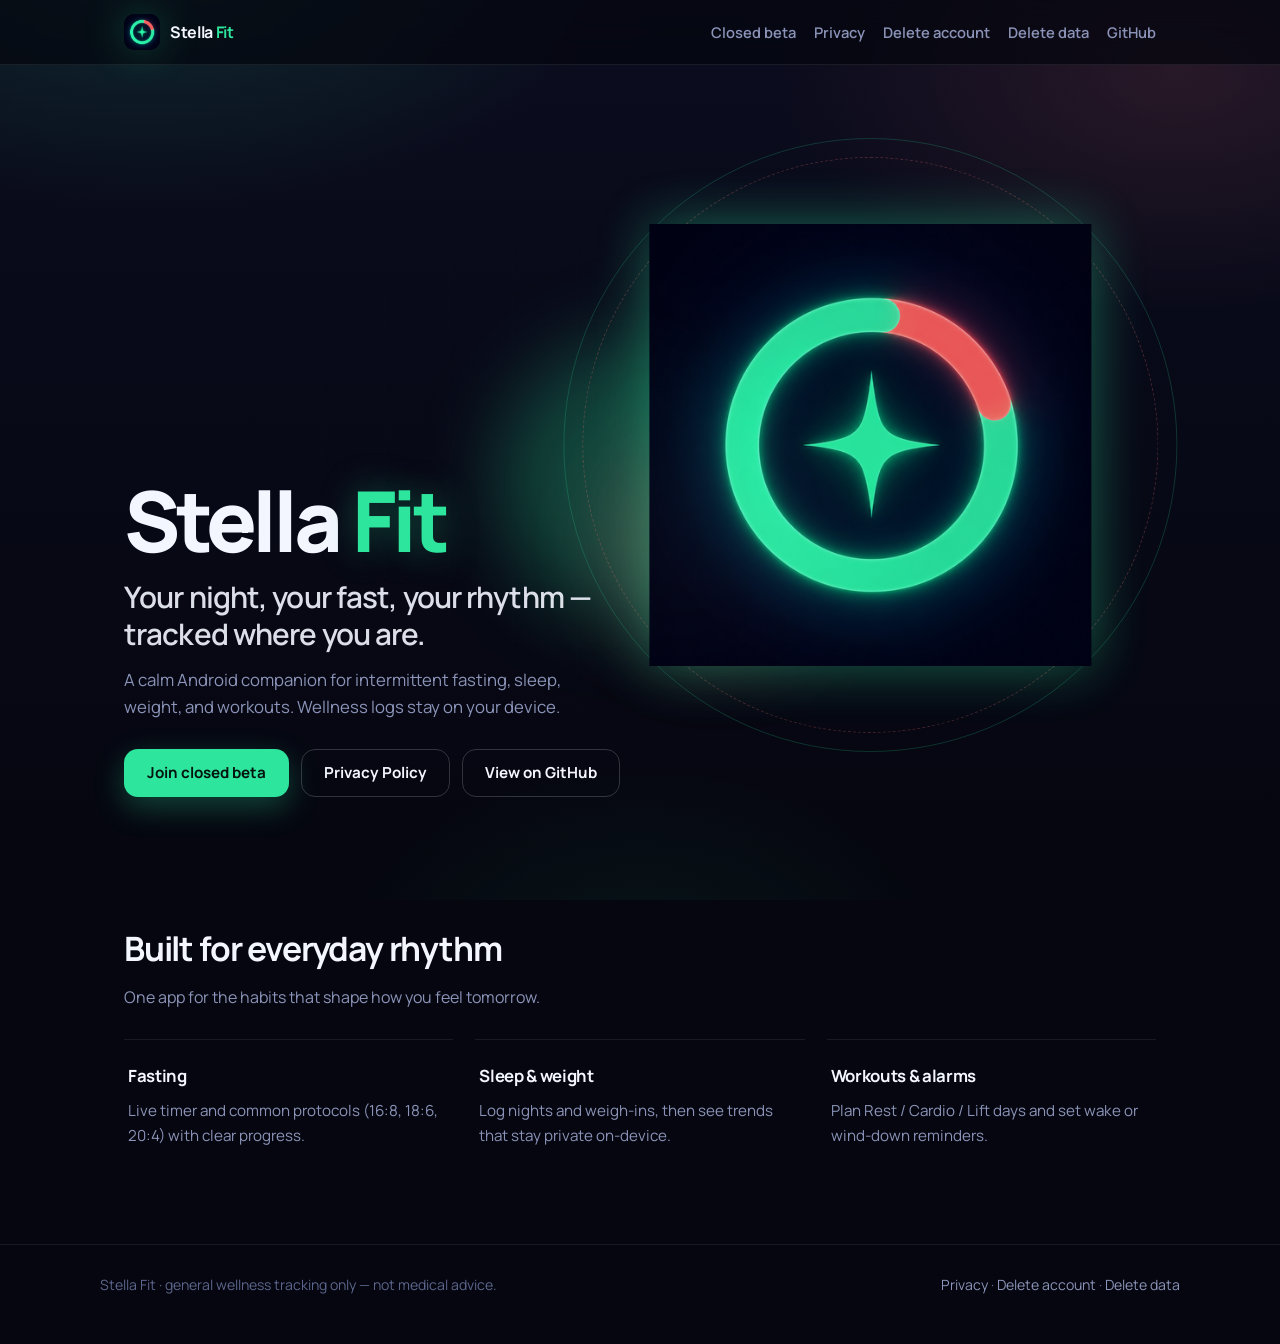
<file: docs/index.html>
<!DOCTYPE html>
<html lang="en">
<head>
  <meta charset="utf-8" />
  <meta name="viewport" content="width=device-width, initial-scale=1" />
  <title>Stella Fit — Fasting, sleep, and workouts</title>
  <meta name="description" content="Stella Fit tracks fasting, sleep, weight, and workouts on your device — a calm wellness companion with mint-forward design." />
  <link rel="icon" href="./assets/icon.png" />
  <link rel="preconnect" href="https://fonts.googleapis.com" />
  <link rel="preconnect" href="https://fonts.gstatic.com" crossorigin />
  <link href="https://fonts.googleapis.com/css2?family=Manrope:wght@500;600;700;800&display=swap" rel="stylesheet" />
  <link rel="stylesheet" href="./assets/site.css" />
</head>
<body>
  <header class="site-nav">
    <div class="site-nav__inner">
      <a class="brand" href="./">
        <img class="brand__mark" src="./assets/icon.png" width="36" height="36" alt="" />
        <span class="brand__name">Stella <span>Fit</span></span>
      </a>
      <nav class="nav-links" aria-label="Site">
        <a href="./beta/">Closed beta</a>
        <a href="./privacy/">Privacy</a>
        <a href="./delete-account/">Delete account</a>
        <a href="./delete-data/">Delete data</a>
        <a href="https://github.com/ilda-cornolius/RestFit">GitHub</a>
      </nav>
    </div>
  </header>

  <section class="hero">
    <div class="hero__visual" aria-hidden="true">
      <div class="orb orb--mint"></div>
      <div class="orb orb--coral"></div>
      <div class="mark-stage">
        <div class="ring"></div>
        <img src="./assets/icon.png" width="512" height="512" alt="" />
      </div>
    </div>

    <div class="hero__copy">
      <div class="hero__copy-inner">
        <h1 class="hero__brand">Stella <span>Fit</span></h1>
        <p class="hero__title">Your night, your fast, your rhythm — tracked where you are.</p>
        <p class="hero__lede">
          A calm Android companion for intermittent fasting, sleep, weight, and workouts.
          Wellness logs stay on your device.
        </p>
        <div class="cta-row">
          <a class="btn btn--mint" href="./beta/">Join closed beta</a>
          <a class="btn btn--ghost" href="./privacy/">Privacy Policy</a>
          <a class="btn btn--ghost" href="https://github.com/ilda-cornolius/RestFit">View on GitHub</a>
        </div>
      </div>
    </div>
  </section>

  <section class="section">
    <div class="section__head">
      <h2>Built for everyday rhythm</h2>
      <p>One app for the habits that shape how you feel tomorrow.</p>
    </div>
    <ul class="feature-list">
      <li>
        <h3>Fasting</h3>
        <p>Live timer and common protocols (16:8, 18:6, 20:4) with clear progress.</p>
      </li>
      <li>
        <h3>Sleep &amp; weight</h3>
        <p>Log nights and weigh-ins, then see trends that stay private on-device.</p>
      </li>
      <li>
        <h3>Workouts &amp; alarms</h3>
        <p>Plan Rest / Cardio / Lift days and set wake or wind-down reminders.</p>
      </li>
    </ul>
  </section>

  <footer class="site-footer">
    <div class="site-footer__inner">
      <span>Stella Fit · general wellness tracking only — not medical advice.</span>
      <span>
        <a href="./privacy/">Privacy</a> ·
        <a href="./delete-account/">Delete account</a> ·
        <a href="./delete-data/">Delete data</a>
      </span>
    </div>
  </footer>
</body>
</html>
</file>
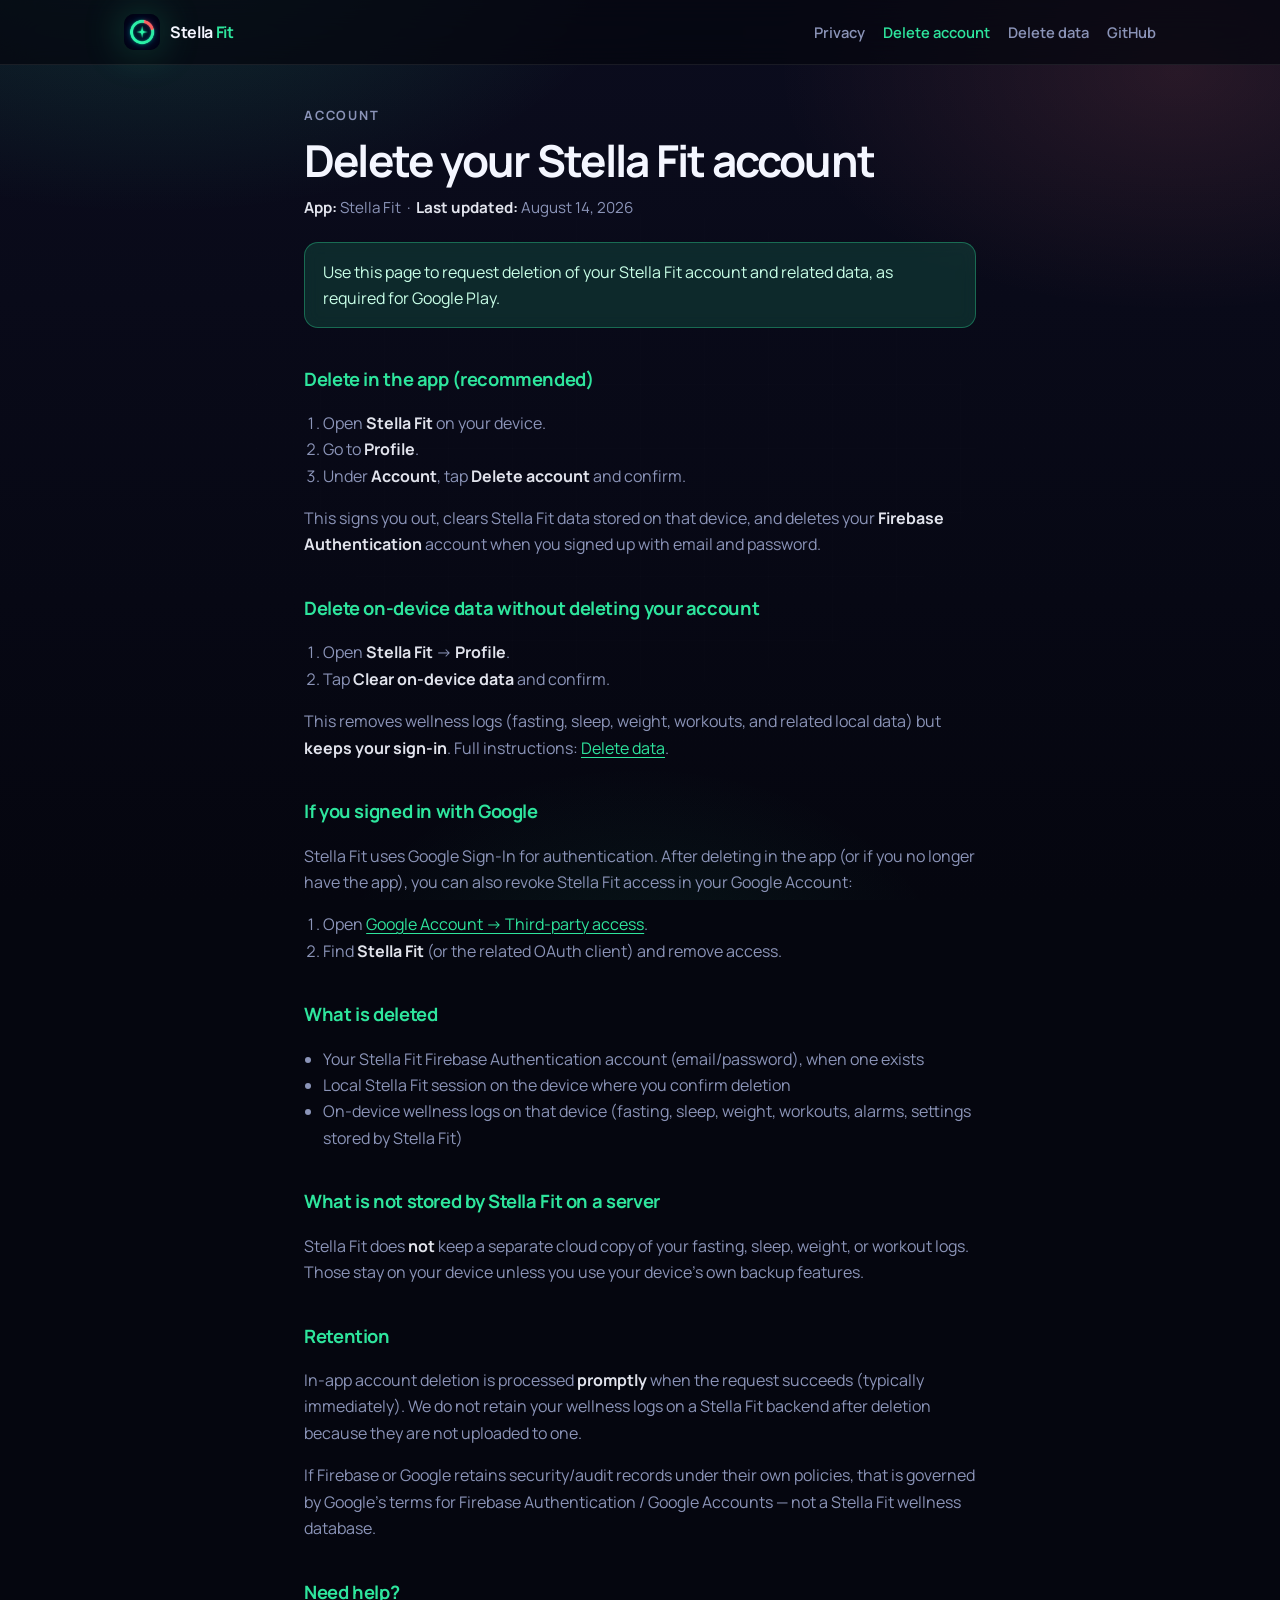
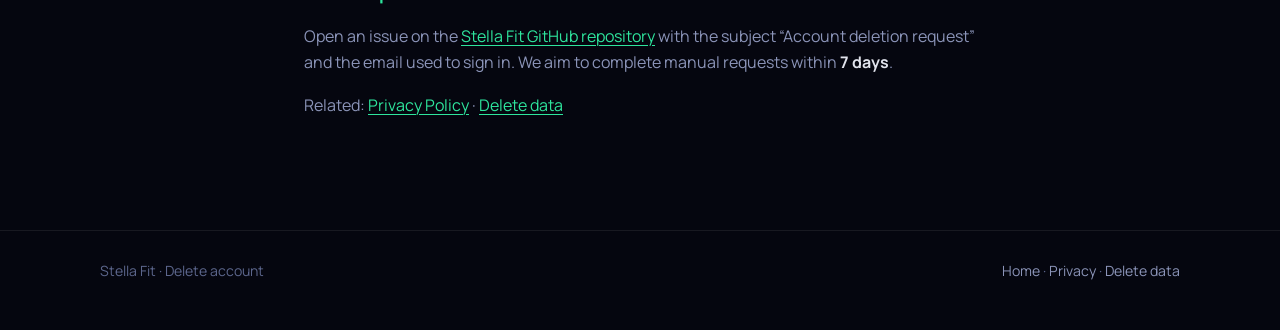
<file: docs/delete-account/index.html>
<!DOCTYPE html>
<html lang="en">
<head>
  <meta charset="utf-8" />
  <meta name="viewport" content="width=device-width, initial-scale=1" />
  <title>Stella Fit — Delete account</title>
  <meta name="description" content="How to delete your Stella Fit account and related data." />
  <link rel="icon" href="../assets/icon.png" />
  <link rel="preconnect" href="https://fonts.googleapis.com" />
  <link rel="preconnect" href="https://fonts.gstatic.com" crossorigin />
  <link href="https://fonts.googleapis.com/css2?family=Manrope:wght@500;600;700;800&display=swap" rel="stylesheet" />
  <link rel="stylesheet" href="../assets/site.css" />
</head>
<body>
  <header class="site-nav">
    <div class="site-nav__inner">
      <a class="brand" href="../">
        <img class="brand__mark" src="../assets/icon.png" width="36" height="36" alt="" />
        <span class="brand__name">Stella <span>Fit</span></span>
      </a>
      <nav class="nav-links" aria-label="Site">
        <a href="../privacy/">Privacy</a>
        <a href="../delete-account/" aria-current="page">Delete account</a>
        <a href="../delete-data/">Delete data</a>
        <a href="https://github.com/ilda-cornolius/RestFit">GitHub</a>
      </nav>
    </div>
  </header>

  <main class="page">
    <p class="page__kicker">Account</p>
    <h1>Delete your Stella Fit account</h1>
    <p class="meta"><strong>App:</strong> Stella Fit &nbsp;·&nbsp; <strong>Last updated:</strong> August 14, 2026</p>
    <div class="callout">
      Use this page to request deletion of your Stella Fit account and related data, as required for Google Play.
    </div>

    <h2>Delete in the app (recommended)</h2>
    <ol>
      <li>Open <strong>Stella Fit</strong> on your device.</li>
      <li>Go to <strong>Profile</strong>.</li>
      <li>Under <strong>Account</strong>, tap <strong>Delete account</strong> and confirm.</li>
    </ol>
    <p>
      This signs you out, clears Stella Fit data stored on that device, and deletes your
      <strong>Firebase Authentication</strong> account when you signed up with email and password.
    </p>

    <h2>Delete on-device data without deleting your account</h2>
    <ol>
      <li>Open <strong>Stella Fit</strong> → <strong>Profile</strong>.</li>
      <li>Tap <strong>Clear on-device data</strong> and confirm.</li>
    </ol>
    <p>
      This removes wellness logs (fasting, sleep, weight, workouts, and related local data) but
      <strong>keeps your sign-in</strong>. Full instructions:
      <a href="../delete-data/">Delete data</a>.
    </p>

    <h2>If you signed in with Google</h2>
    <p>
      Stella Fit uses Google Sign-In for authentication. After deleting in the app (or if you no longer
      have the app), you can also revoke Stella Fit access in your Google Account:
    </p>
    <ol>
      <li>Open <a href="https://myaccount.google.com/permissions">Google Account → Third-party access</a>.</li>
      <li>Find <strong>Stella Fit</strong> (or the related OAuth client) and remove access.</li>
    </ol>

    <h2>What is deleted</h2>
    <ul>
      <li>Your Stella Fit Firebase Authentication account (email/password), when one exists</li>
      <li>Local Stella Fit session on the device where you confirm deletion</li>
      <li>On-device wellness logs on that device (fasting, sleep, weight, workouts, alarms, settings stored by Stella Fit)</li>
    </ul>

    <h2>What is not stored by Stella Fit on a server</h2>
    <p>
      Stella Fit does <strong>not</strong> keep a separate cloud copy of your fasting, sleep, weight, or workout logs.
      Those stay on your device unless you use your device’s own backup features.
    </p>

    <h2>Retention</h2>
    <p>
      In-app account deletion is processed <strong>promptly</strong> when the request succeeds
      (typically immediately). We do not retain your wellness logs on a Stella Fit backend after deletion
      because they are not uploaded to one.
    </p>
    <p>
      If Firebase or Google retains security/audit records under their own policies, that is governed by
      Google’s terms for Firebase Authentication / Google Accounts — not a Stella Fit wellness database.
    </p>

    <h2>Need help?</h2>
    <p>
      Open an issue on the
      <a href="https://github.com/ilda-cornolius/RestFit">Stella Fit GitHub repository</a>
      with the subject “Account deletion request” and the email used to sign in.
      We aim to complete manual requests within <strong>7 days</strong>.
    </p>
    <p>
      Related:
      <a href="../privacy/">Privacy Policy</a> ·
      <a href="../delete-data/">Delete data</a>
    </p>
  </main>

  <footer class="site-footer">
    <div class="site-footer__inner">
      <span>Stella Fit · Delete account</span>
      <span>
        <a href="../">Home</a> ·
        <a href="../privacy/">Privacy</a> ·
        <a href="../delete-data/">Delete data</a>
      </span>
    </div>
  </footer>
</body>
</html>
</file>
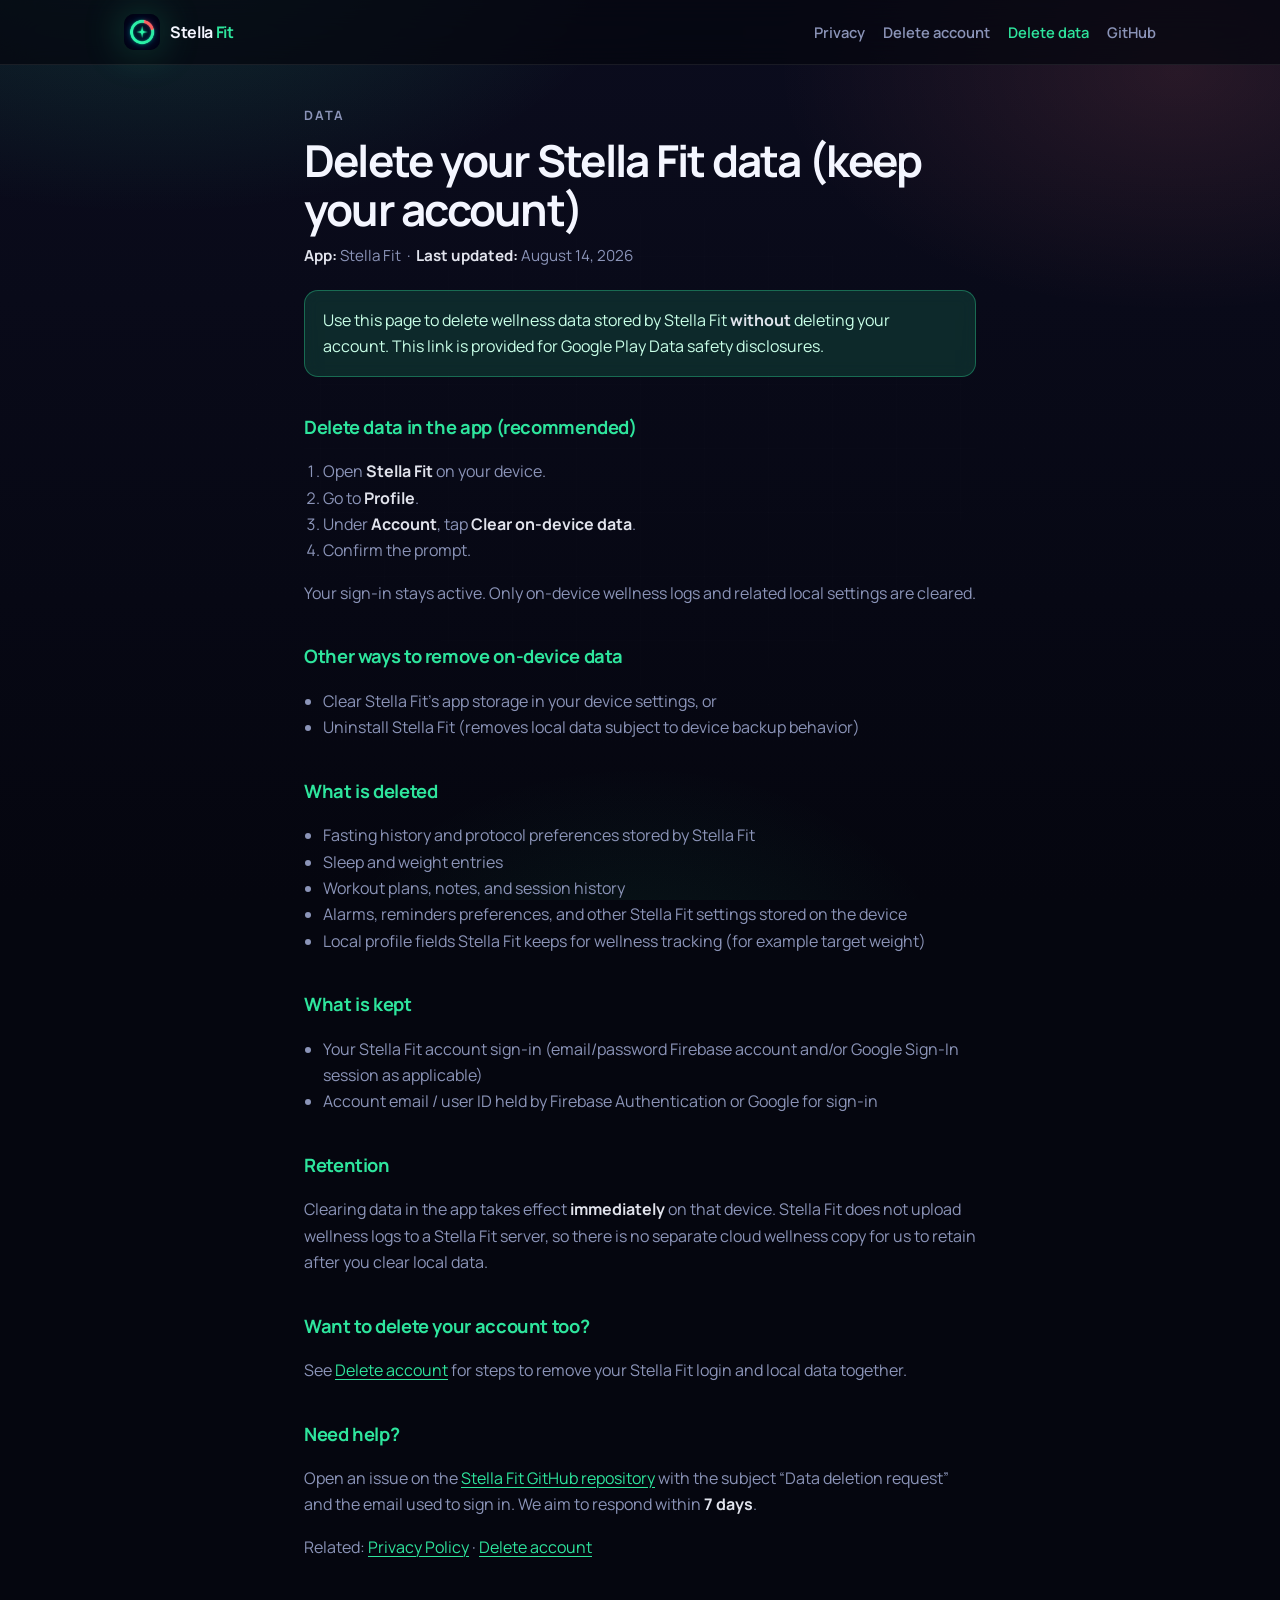
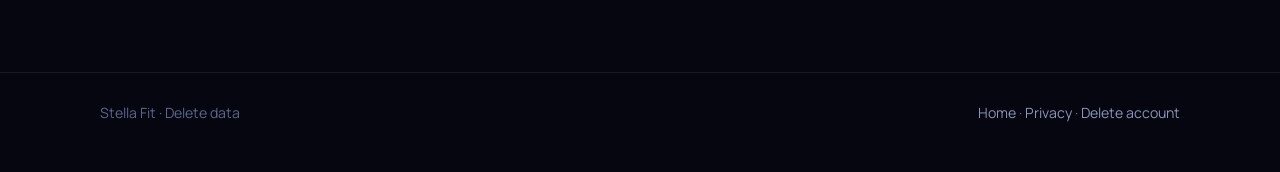
<file: docs/delete-data/index.html>
<!DOCTYPE html>
<html lang="en">
<head>
  <meta charset="utf-8" />
  <meta name="viewport" content="width=device-width, initial-scale=1" />
  <title>Stella Fit — Delete data (keep account)</title>
  <meta name="description" content="How to delete Stella Fit on-device wellness data while keeping your account." />
  <link rel="canonical" href="https://ilda-cornolius.github.io/RestFit/delete-data/" />
  <link rel="icon" href="../assets/icon.png" />
  <link rel="preconnect" href="https://fonts.googleapis.com" />
  <link rel="preconnect" href="https://fonts.gstatic.com" crossorigin />
  <link href="https://fonts.googleapis.com/css2?family=Manrope:wght@500;600;700;800&display=swap" rel="stylesheet" />
  <link rel="stylesheet" href="../assets/site.css" />
</head>
<body>
  <header class="site-nav">
    <div class="site-nav__inner">
      <a class="brand" href="../">
        <img class="brand__mark" src="../assets/icon.png" width="36" height="36" alt="" />
        <span class="brand__name">Stella <span>Fit</span></span>
      </a>
      <nav class="nav-links" aria-label="Site">
        <a href="../privacy/">Privacy</a>
        <a href="../delete-account/">Delete account</a>
        <a href="../delete-data/" aria-current="page">Delete data</a>
        <a href="https://github.com/ilda-cornolius/RestFit">GitHub</a>
      </nav>
    </div>
  </header>

  <main class="page">
    <p class="page__kicker">Data</p>
    <h1>Delete your Stella Fit data (keep your account)</h1>
    <p class="meta">
      <strong>App:</strong> Stella Fit &nbsp;·&nbsp; <strong>Last updated:</strong> August 14, 2026
    </p>
    <div class="callout">
      Use this page to delete wellness data stored by Stella Fit <strong>without</strong> deleting your account.
      This link is provided for Google Play Data safety disclosures.
    </div>

    <h2>Delete data in the app (recommended)</h2>
    <ol>
      <li>Open <strong>Stella Fit</strong> on your device.</li>
      <li>Go to <strong>Profile</strong>.</li>
      <li>Under <strong>Account</strong>, tap <strong>Clear on-device data</strong>.</li>
      <li>Confirm the prompt.</li>
    </ol>
    <p>Your sign-in stays active. Only on-device wellness logs and related local settings are cleared.</p>

    <h2>Other ways to remove on-device data</h2>
    <ul>
      <li>Clear Stella Fit’s app storage in your device settings, or</li>
      <li>Uninstall Stella Fit (removes local data subject to device backup behavior)</li>
    </ul>

    <h2>What is deleted</h2>
    <ul>
      <li>Fasting history and protocol preferences stored by Stella Fit</li>
      <li>Sleep and weight entries</li>
      <li>Workout plans, notes, and session history</li>
      <li>Alarms, reminders preferences, and other Stella Fit settings stored on the device</li>
      <li>Local profile fields Stella Fit keeps for wellness tracking (for example target weight)</li>
    </ul>

    <h2>What is kept</h2>
    <ul>
      <li>Your Stella Fit account sign-in (email/password Firebase account and/or Google Sign-In session as applicable)</li>
      <li>Account email / user ID held by Firebase Authentication or Google for sign-in</li>
    </ul>

    <h2>Retention</h2>
    <p>
      Clearing data in the app takes effect <strong>immediately</strong> on that device.
      Stella Fit does not upload wellness logs to a Stella Fit server, so there is no separate cloud wellness copy for us to retain after you clear local data.
    </p>

    <h2>Want to delete your account too?</h2>
    <p>
      See <a href="../delete-account/">Delete account</a> for steps to remove your Stella Fit login and local data together.
    </p>

    <h2>Need help?</h2>
    <p>
      Open an issue on the
      <a href="https://github.com/ilda-cornolius/RestFit">Stella Fit GitHub repository</a>
      with the subject “Data deletion request” and the email used to sign in.
      We aim to respond within <strong>7 days</strong>.
    </p>
    <p>
      Related:
      <a href="../privacy/">Privacy Policy</a> ·
      <a href="../delete-account/">Delete account</a>
    </p>
  </main>

  <footer class="site-footer">
    <div class="site-footer__inner">
      <span>Stella Fit · Delete data</span>
      <span>
        <a href="../">Home</a> ·
        <a href="../privacy/">Privacy</a> ·
        <a href="../delete-account/">Delete account</a>
      </span>
    </div>
  </footer>
</body>
</html>
</file>
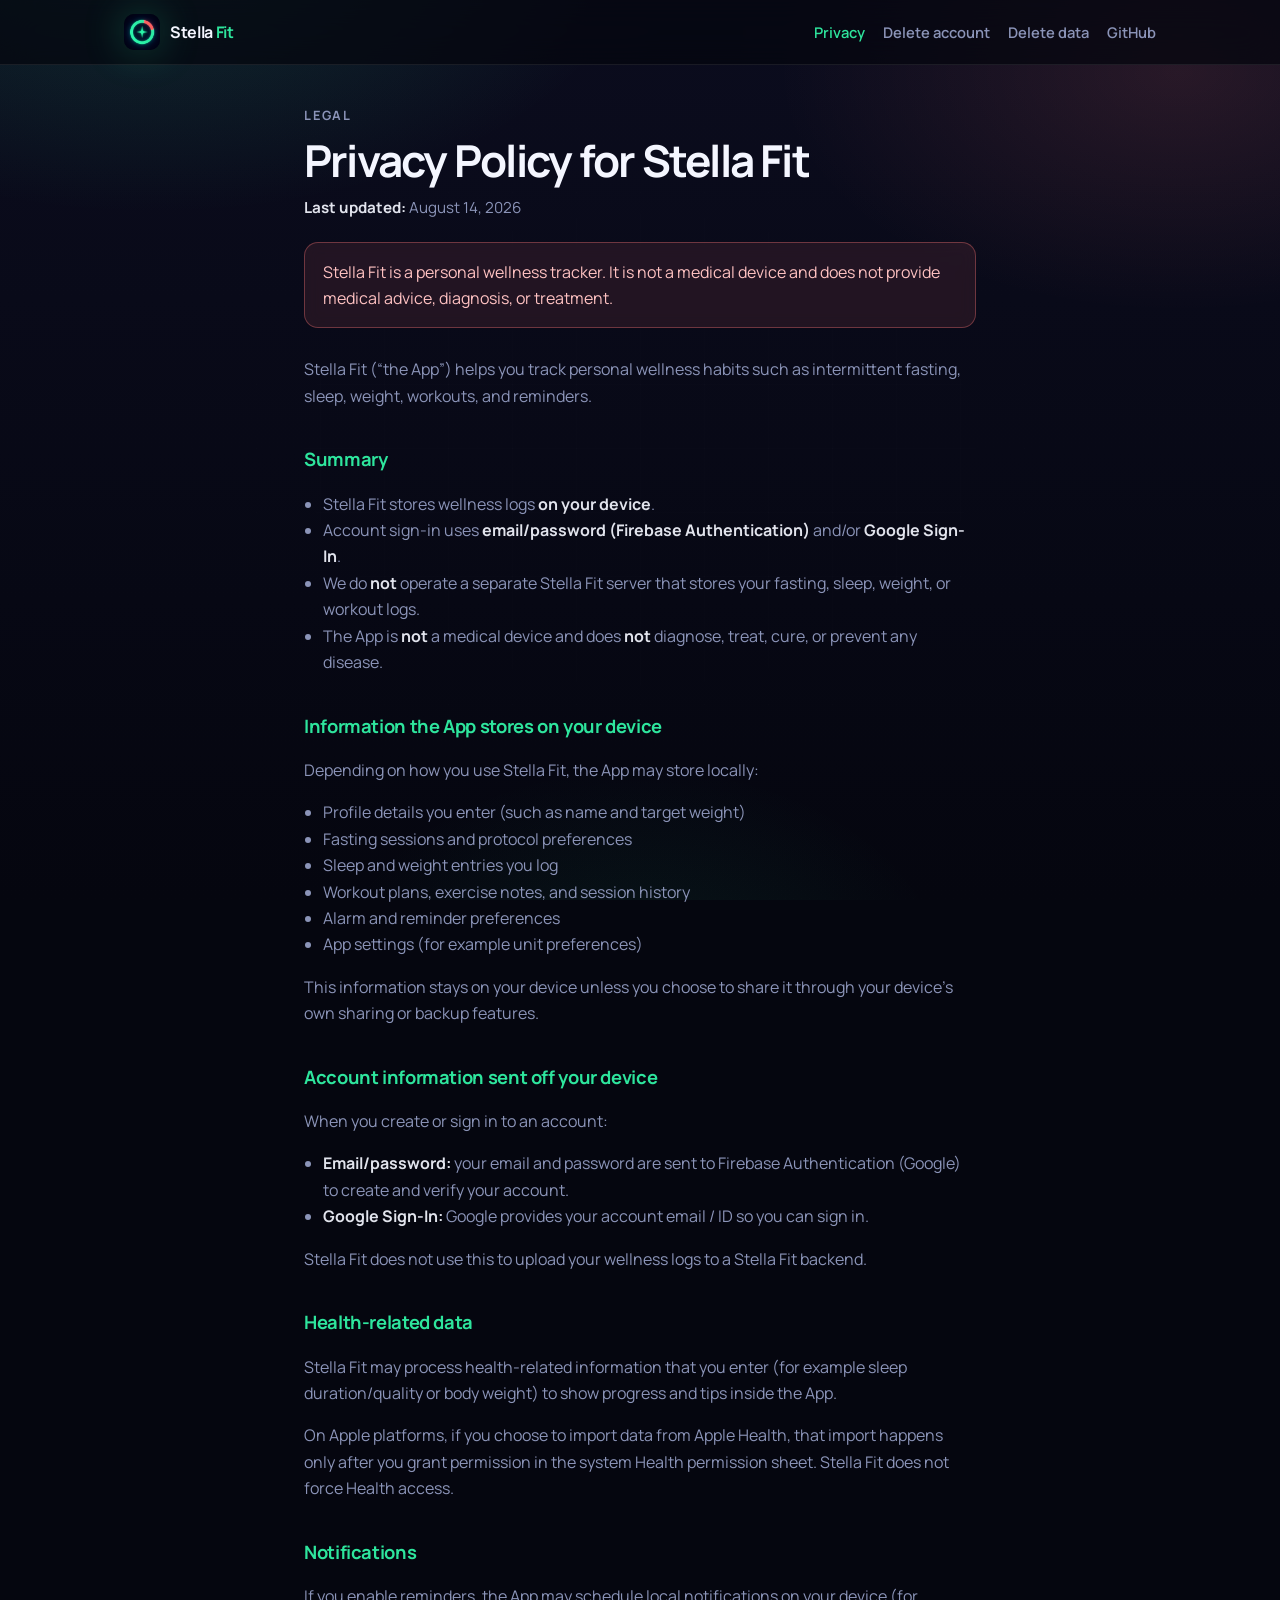
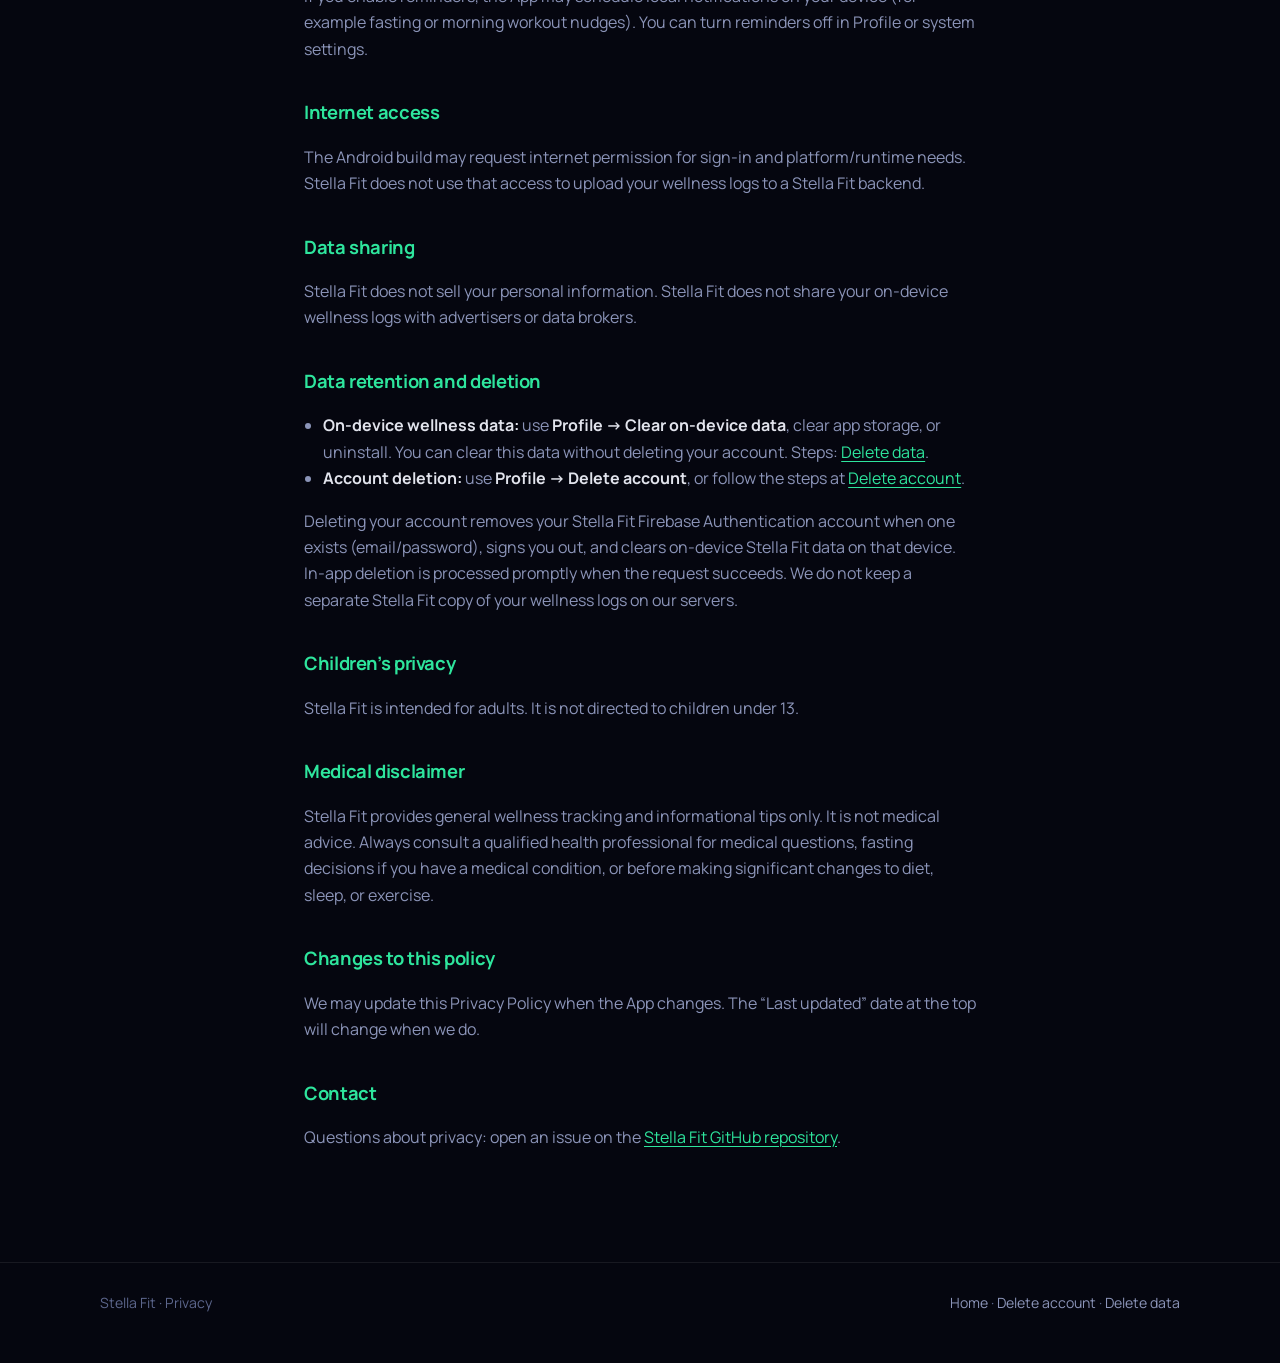
<file: docs/privacy/index.html>
<!DOCTYPE html>
<html lang="en">
<head>
  <meta charset="utf-8" />
  <meta name="viewport" content="width=device-width, initial-scale=1" />
  <title>Stella Fit Privacy Policy</title>
  <meta name="description" content="Privacy Policy for Stella Fit — on-device wellness tracking with Firebase and Google Sign-In." />
  <link rel="icon" href="../assets/icon.png" />
  <link rel="preconnect" href="https://fonts.googleapis.com" />
  <link rel="preconnect" href="https://fonts.gstatic.com" crossorigin />
  <link href="https://fonts.googleapis.com/css2?family=Manrope:wght@500;600;700;800&display=swap" rel="stylesheet" />
  <link rel="stylesheet" href="../assets/site.css" />
</head>
<body>
  <header class="site-nav">
    <div class="site-nav__inner">
      <a class="brand" href="../">
        <img class="brand__mark" src="../assets/icon.png" width="36" height="36" alt="" />
        <span class="brand__name">Stella <span>Fit</span></span>
      </a>
      <nav class="nav-links" aria-label="Site">
        <a href="../privacy/" aria-current="page">Privacy</a>
        <a href="../delete-account/">Delete account</a>
        <a href="../delete-data/">Delete data</a>
        <a href="https://github.com/ilda-cornolius/RestFit">GitHub</a>
      </nav>
    </div>
  </header>

  <main class="page">
    <p class="page__kicker">Legal</p>
    <h1>Privacy Policy for Stella Fit</h1>
    <p class="meta"><strong>Last updated:</strong> August 14, 2026</p>
    <div class="disclaimer">
      Stella Fit is a personal wellness tracker. It is not a medical device and does not provide medical advice, diagnosis, or treatment.
    </div>
    <p>Stella Fit (“the App”) helps you track personal wellness habits such as intermittent fasting, sleep, weight, workouts, and reminders.</p>

    <h2>Summary</h2>
    <ul>
      <li>Stella Fit stores wellness logs <strong>on your device</strong>.</li>
      <li>Account sign-in uses <strong>email/password (Firebase Authentication)</strong> and/or <strong>Google Sign-In</strong>.</li>
      <li>We do <strong>not</strong> operate a separate Stella Fit server that stores your fasting, sleep, weight, or workout logs.</li>
      <li>The App is <strong>not</strong> a medical device and does <strong>not</strong> diagnose, treat, cure, or prevent any disease.</li>
    </ul>

    <h2>Information the App stores on your device</h2>
    <p>Depending on how you use Stella Fit, the App may store locally:</p>
    <ul>
      <li>Profile details you enter (such as name and target weight)</li>
      <li>Fasting sessions and protocol preferences</li>
      <li>Sleep and weight entries you log</li>
      <li>Workout plans, exercise notes, and session history</li>
      <li>Alarm and reminder preferences</li>
      <li>App settings (for example unit preferences)</li>
    </ul>
    <p>This information stays on your device unless you choose to share it through your device’s own sharing or backup features.</p>

    <h2>Account information sent off your device</h2>
    <p>When you create or sign in to an account:</p>
    <ul>
      <li><strong>Email/password:</strong> your email and password are sent to Firebase Authentication (Google) to create and verify your account.</li>
      <li><strong>Google Sign-In:</strong> Google provides your account email / ID so you can sign in.</li>
    </ul>
    <p>Stella Fit does not use this to upload your wellness logs to a Stella Fit backend.</p>

    <h2>Health-related data</h2>
    <p>Stella Fit may process health-related information that you enter (for example sleep duration/quality or body weight) to show progress and tips inside the App.</p>
    <p>On Apple platforms, if you choose to import data from Apple Health, that import happens only after you grant permission in the system Health permission sheet. Stella Fit does not force Health access.</p>

    <h2>Notifications</h2>
    <p>If you enable reminders, the App may schedule local notifications on your device (for example fasting or morning workout nudges). You can turn reminders off in Profile or system settings.</p>

    <h2>Internet access</h2>
    <p>The Android build may request internet permission for sign-in and platform/runtime needs. Stella Fit does not use that access to upload your wellness logs to a Stella Fit backend.</p>

    <h2>Data sharing</h2>
    <p>Stella Fit does not sell your personal information. Stella Fit does not share your on-device wellness logs with advertisers or data brokers.</p>

    <h2>Data retention and deletion</h2>
    <ul>
      <li><strong>On-device wellness data:</strong> use <strong>Profile → Clear on-device data</strong>, clear app storage, or uninstall. You can clear this data without deleting your account. Steps: <a href="../delete-data/">Delete data</a>.</li>
      <li><strong>Account deletion:</strong> use <strong>Profile → Delete account</strong>, or follow the steps at <a href="../delete-account/">Delete account</a>.</li>
    </ul>
    <p>Deleting your account removes your Stella Fit Firebase Authentication account when one exists (email/password), signs you out, and clears on-device Stella Fit data on that device. In-app deletion is processed promptly when the request succeeds. We do not keep a separate Stella Fit copy of your wellness logs on our servers.</p>

    <h2>Children’s privacy</h2>
    <p>Stella Fit is intended for adults. It is not directed to children under 13.</p>

    <h2>Medical disclaimer</h2>
    <p>Stella Fit provides general wellness tracking and informational tips only. It is not medical advice. Always consult a qualified health professional for medical questions, fasting decisions if you have a medical condition, or before making significant changes to diet, sleep, or exercise.</p>

    <h2>Changes to this policy</h2>
    <p>We may update this Privacy Policy when the App changes. The “Last updated” date at the top will change when we do.</p>

    <h2>Contact</h2>
    <p>Questions about privacy: open an issue on the <a href="https://github.com/ilda-cornolius/RestFit">Stella Fit GitHub repository</a>.</p>
  </main>

  <footer class="site-footer">
    <div class="site-footer__inner">
      <span>Stella Fit · Privacy</span>
      <span>
        <a href="../">Home</a> ·
        <a href="../delete-account/">Delete account</a> ·
        <a href="../delete-data/">Delete data</a>
      </span>
    </div>
  </footer>
</body>
</html>
</file>
<file: docs/assets/site.css>
:root {
  --bg: #05060f;
  --bg-deep: #0b0c1e;
  --surface: #10122a;
  --text: #f4f6ff;
  --muted: #8b94b8;
  --faint: #5c668c;
  --mint: #2ee59d;
  --mint-dim: rgba(46, 229, 157, 0.14);
  --coral: #ff7676;
  --line: rgba(255, 255, 255, 0.08);
  --glow: 0 0 40px rgba(46, 229, 157, 0.28);
  --font: "Manrope", ui-sans-serif, system-ui, sans-serif;
  --max: 720px;
  --wide: 1080px;
}

*,
*::before,
*::after {
  box-sizing: border-box;
}

html {
  scroll-behavior: smooth;
}

body {
  margin: 0;
  min-height: 100vh;
  font-family: var(--font);
  background: var(--bg);
  color: var(--text);
  line-height: 1.65;
  -webkit-font-smoothing: antialiased;
}

body::before {
  content: "";
  position: fixed;
  inset: 0;
  z-index: -2;
  background:
    radial-gradient(900px 520px at 12% -8%, rgba(46, 229, 157, 0.16), transparent 55%),
    radial-gradient(800px 480px at 92% 8%, rgba(255, 118, 118, 0.12), transparent 50%),
    radial-gradient(700px 500px at 50% 110%, rgba(46, 229, 157, 0.08), transparent 45%),
    linear-gradient(180deg, #0b0c1e 0%, #05060f 100%);
}

body::after {
  content: "";
  position: fixed;
  inset: 0;
  z-index: -1;
  opacity: 0.35;
  pointer-events: none;
  background-image:
    linear-gradient(rgba(255, 255, 255, 0.03) 1px, transparent 1px),
    linear-gradient(90deg, rgba(255, 255, 255, 0.03) 1px, transparent 1px);
  background-size: 64px 64px;
  mask-image: radial-gradient(ellipse at center, black 20%, transparent 75%);
}

a {
  color: var(--mint);
  text-decoration-thickness: 1px;
  text-underline-offset: 3px;
  transition: color 0.2s ease, opacity 0.2s ease;
}

a:hover {
  color: #7dffc4;
}

img {
  max-width: 100%;
  display: block;
}

.site-nav {
  position: sticky;
  top: 0;
  z-index: 20;
  backdrop-filter: blur(16px);
  -webkit-backdrop-filter: blur(16px);
  background: rgba(5, 6, 15, 0.72);
  border-bottom: 1px solid var(--line);
}

.site-nav__inner {
  max-width: var(--wide);
  margin: 0 auto;
  padding: 14px 24px;
  display: flex;
  align-items: center;
  justify-content: space-between;
  gap: 16px;
}

.brand {
  display: inline-flex;
  align-items: center;
  gap: 10px;
  color: var(--text);
  text-decoration: none;
  font-weight: 700;
  letter-spacing: -0.02em;
}

.brand:hover {
  color: var(--text);
  opacity: 0.92;
}

.brand__mark {
  width: 36px;
  height: 36px;
  border-radius: 10px;
  box-shadow: var(--glow);
}

.brand__name span {
  color: var(--mint);
}

.nav-links {
  display: flex;
  flex-wrap: wrap;
  gap: 8px 18px;
  align-items: center;
  justify-content: flex-end;
}

.nav-links a {
  color: var(--muted);
  text-decoration: none;
  font-size: 0.92rem;
  font-weight: 600;
}

.nav-links a:hover,
.nav-links a[aria-current="page"] {
  color: var(--mint);
}

.hero {
  position: relative;
  max-width: none;
  margin: 0;
  padding: 0;
  min-height: calc(100vh - 68px);
  display: grid;
  align-items: end;
  overflow: hidden;
}

.hero__visual {
  position: absolute;
  inset: 0;
  display: grid;
  place-items: center;
  pointer-events: none;
}

.hero__visual .mark-stage {
  width: min(560px, 88vw);
  opacity: 0.92;
}

@media (min-width: 860px) {
  .hero__visual .mark-stage {
    translate: 18vw -4vh;
    width: min(620px, 48vw);
  }
}

.hero__copy {
  position: relative;
  z-index: 1;
  max-width: 40rem;
  padding: 72px 24px 80px;
  margin: 0 auto 0 0;
  width: 100%;
}

@media (min-width: 860px) {
  .hero__copy {
    max-width: var(--wide);
    margin: 0 auto;
    padding: 96px 24px 100px;
  }

  .hero__copy-inner {
    max-width: 34rem;
  }
}

.hero__brand {
  margin: 0 0 18px;
  font-size: clamp(3rem, 8vw, 5.25rem);
  font-weight: 800;
  letter-spacing: -0.05em;
  line-height: 0.95;
}

.hero__brand span {
  color: var(--mint);
  text-shadow: 0 0 36px rgba(46, 229, 157, 0.35);
}

.hero__title {
  margin: 0 0 14px;
  font-size: clamp(1.35rem, 3vw, 1.85rem);
  font-weight: 600;
  letter-spacing: -0.03em;
  line-height: 1.25;
  color: rgba(244, 246, 255, 0.9);
}

.hero__lede {
  margin: 0 0 28px;
  color: var(--muted);
  font-size: 1.05rem;
  max-width: 28rem;
}

.cta-row {
  display: flex;
  flex-wrap: wrap;
  gap: 12px;
}

.btn {
  display: inline-flex;
  align-items: center;
  justify-content: center;
  gap: 8px;
  min-height: 48px;
  padding: 0 22px;
  border-radius: 14px;
  font-family: inherit;
  font-size: 0.95rem;
  font-weight: 700;
  text-decoration: none;
  border: 1px solid transparent;
  transition: transform 0.18s ease, box-shadow 0.18s ease, background 0.18s ease;
}

.btn:hover {
  transform: translateY(-1px);
}

.btn--mint {
  background: var(--mint);
  color: #04140e;
  box-shadow: 0 10px 30px rgba(46, 229, 157, 0.28);
}

.btn--mint:hover {
  color: #04140e;
  box-shadow: 0 14px 36px rgba(46, 229, 157, 0.4);
}

.btn--ghost {
  background: transparent;
  color: var(--text);
  border-color: rgba(255, 255, 255, 0.18);
}

.btn--ghost:hover {
  color: var(--text);
  border-color: rgba(46, 229, 157, 0.55);
  background: var(--mint-dim);
}

.orb {
  position: absolute;
  border-radius: 50%;
  filter: blur(40px);
  pointer-events: none;
}

.orb--mint {
  width: 280px;
  height: 280px;
  background: rgba(46, 229, 157, 0.28);
  animation: drift 7s ease-in-out infinite alternate;
}

.orb--coral {
  width: 220px;
  height: 220px;
  background: rgba(255, 118, 118, 0.22);
  animation: drift 8.5s ease-in-out infinite alternate-reverse;
  translate: 80px 60px;
}

.mark-stage {
  position: relative;
  width: min(360px, 78vw);
  aspect-ratio: 1;
  display: grid;
  place-items: center;
}

.mark-stage img {
  width: 72%;
  height: auto;
  filter: drop-shadow(0 0 28px rgba(46, 229, 157, 0.45));
  animation: pulse-glow 4.8s ease-in-out infinite;
}

.ring {
  position: absolute;
  inset: 0;
  border-radius: 50%;
  border: 1px solid rgba(46, 229, 157, 0.22);
  animation: spin-slow 28s linear infinite;
}

.ring::before {
  content: "";
  position: absolute;
  inset: 18px;
  border-radius: 50%;
  border: 1px dashed rgba(255, 118, 118, 0.28);
}

.section {
  max-width: var(--wide);
  margin: 0 auto;
  padding: 24px 24px 96px;
}

.section__head {
  max-width: 36rem;
  margin-bottom: 28px;
}

.section__head h2 {
  margin: 0 0 8px;
  font-size: clamp(1.6rem, 3vw, 2.1rem);
  letter-spacing: -0.035em;
}

.section__head p {
  margin: 0;
  color: var(--muted);
}

.feature-list {
  list-style: none;
  margin: 0;
  padding: 0;
  display: grid;
  gap: 18px;
}

@media (min-width: 720px) {
  .feature-list {
    grid-template-columns: repeat(3, 1fr);
    gap: 22px;
  }
}

.feature-list li {
  padding: 8px 4px 0;
  border-top: 1px solid var(--line);
}

.feature-list h3 {
  margin: 14px 0 8px;
  font-size: 1.05rem;
  letter-spacing: -0.02em;
}

.feature-list p {
  margin: 0;
  color: var(--muted);
  font-size: 0.95rem;
}

.site-footer {
  border-top: 1px solid var(--line);
  padding: 28px 24px 48px;
}

.site-footer__inner {
  max-width: var(--wide);
  margin: 0 auto;
  display: flex;
  flex-wrap: wrap;
  gap: 12px 24px;
  justify-content: space-between;
  color: var(--faint);
  font-size: 0.88rem;
}

.site-footer a {
  color: var(--muted);
  text-decoration: none;
}

.site-footer a:hover {
  color: var(--mint);
}

/* Legal / content pages */
.page {
  max-width: var(--max);
  margin: 0 auto;
  padding: 40px 24px 96px;
}

.page__kicker {
  margin: 0 0 10px;
  color: var(--mint);
  font-size: 0.8rem;
  font-weight: 700;
  letter-spacing: 0.14em;
  text-transform: uppercase;
}

.page h1 {
  margin: 0 0 10px;
  font-size: clamp(2rem, 5vw, 2.75rem);
  letter-spacing: -0.04em;
  line-height: 1.1;
}

.page .meta {
  margin: 0 0 22px;
  color: var(--muted);
  font-size: 0.95rem;
}

.page h2 {
  margin: 2.2rem 0 0.7rem;
  font-size: 1.15rem;
  color: var(--mint);
  letter-spacing: -0.02em;
}

.page p,
.page li {
  color: var(--muted);
}

.page ul,
.page ol {
  padding-left: 1.2rem;
}

.page strong {
  color: rgba(244, 246, 255, 0.92);
  font-weight: 700;
}

.callout,
.disclaimer {
  margin: 1.25rem 0 1.75rem;
  padding: 1rem 1.15rem;
  border-radius: 14px;
  backdrop-filter: blur(8px);
}

.callout {
  background: var(--mint-dim);
  color: #c9ffe8;
  border: 1px solid rgba(46, 229, 157, 0.35);
}

.disclaimer {
  background: rgba(255, 118, 118, 0.1);
  color: #ffc2c2;
  border: 1px solid rgba(255, 118, 118, 0.35);
}

@keyframes drift {
  from { transform: translate(-18px, -10px) scale(1); }
  to { transform: translate(16px, 14px) scale(1.08); }
}

@keyframes pulse-glow {
  0%, 100% { filter: drop-shadow(0 0 22px rgba(46, 229, 157, 0.35)); transform: scale(1); }
  50% { filter: drop-shadow(0 0 38px rgba(46, 229, 157, 0.55)); transform: scale(1.03); }
}

@keyframes spin-slow {
  to { transform: rotate(360deg); }
}

@media (prefers-reduced-motion: reduce) {
  *,
  *::before,
  *::after {
    animation: none !important;
    transition: none !important;
  }
}

/* Closed beta signup */
.page--beta .callout {
  margin-bottom: 2rem;
}

.beta-steps {
  list-style: none;
  margin: 0;
  padding: 0;
  display: grid;
  gap: 24px;
}

.beta-step {
  padding: 1.5rem 1.45rem 1.6rem;
  border-radius: 18px;
  border: 1px solid var(--line);
  background: rgba(16, 18, 42, 0.78);
}

.beta-step.is-locked {
  opacity: 0.55;
}

.beta-step.is-unlocked {
  border-color: rgba(46, 229, 157, 0.28);
  box-shadow:
    0 0 0 1px rgba(46, 229, 157, 0.06),
    0 12px 40px rgba(0, 0, 0, 0.22);
}

.beta-step__label {
  display: inline-flex;
  align-items: center;
  justify-content: center;
  width: 1.85rem;
  height: 1.85rem;
  margin-bottom: 12px;
  border-radius: 999px;
  background: var(--mint-dim);
  color: var(--mint);
  font-size: 0.82rem;
  font-weight: 800;
  letter-spacing: -0.02em;
}

.beta-step h2 {
  margin: 0 0 10px;
  font-size: 1.2rem;
  color: var(--text);
  letter-spacing: -0.025em;
}

.beta-step p {
  margin: 0 0 16px;
  line-height: 1.6;
}

.beta-actions {
  display: flex;
  flex-direction: column;
  gap: 12px;
  margin-top: 6px;
  margin-bottom: 0;
}

.beta-actions .btn {
  width: 100%;
  min-height: 52px;
  -webkit-tap-highlight-color: rgba(46, 229, 157, 0.25);
  touch-action: manipulation;
}

.beta-step__meta {
  display: flex;
  flex-direction: column;
  gap: 14px;
  margin-top: 24px;
  padding-top: 20px;
  border-top: 1px solid rgba(255, 255, 255, 0.07);
}

@media (min-width: 480px) {
  .beta-actions {
    flex-direction: row;
    flex-wrap: wrap;
  }

  .beta-actions .btn {
    width: auto;
    flex: 1 1 auto;
  }
}

.beta-check {
  display: flex;
  align-items: flex-start;
  gap: 10px;
  margin: 18px 0 0;
  padding: 14px 16px;
  border-radius: 14px;
  background: rgba(255, 255, 255, 0.04);
  border: 1px solid var(--line);
  color: var(--muted);
  font-size: 0.95rem;
}

.beta-check input {
  margin-top: 4px;
  accent-color: var(--mint);
  width: 18px;
  height: 18px;
  flex-shrink: 0;
}

.beta-email {
  margin-top: 32px;
  padding: 1.5rem 1.45rem;
  border-radius: 18px;
  border: 1px solid var(--line);
  background: rgba(16, 18, 42, 0.78);
  box-shadow: 0 12px 40px rgba(0, 0, 0, 0.18);
}

.beta-email h2 {
  margin: 0 0 8px;
  font-size: 1.05rem;
  color: var(--text);
}

.beta-email p {
  margin: 0 0 14px;
}

.beta-email__row {
  display: flex;
  flex-wrap: wrap;
  gap: 10px;
}

.beta-email__row input {
  flex: 1 1 220px;
  min-height: 48px;
  padding: 0 14px;
  border-radius: 12px;
  border: 1px solid rgba(255, 255, 255, 0.14);
  background: rgba(5, 6, 15, 0.65);
  color: var(--text);
  font: inherit;
}

.beta-email__row input:focus {
  outline: 2px solid rgba(46, 229, 157, 0.45);
  outline-offset: 1px;
}

.beta-note {
  margin: 0;
  font-size: 0.88rem;
  line-height: 1.55;
  color: var(--faint);
}

.beta-note--help {
  margin: 0;
  padding: 13px 15px;
  border-radius: 12px;
  background: rgba(255, 255, 255, 0.035);
  border: 1px solid rgba(255, 255, 255, 0.07);
  color: var(--muted);
  font-size: 0.86rem;
  line-height: 1.55;
}

.beta-copy-msg {
  margin-top: 16px;
  color: var(--mint);
  font-size: 0.9rem;
  font-weight: 600;
  min-height: 1.2em;
}
</file>
